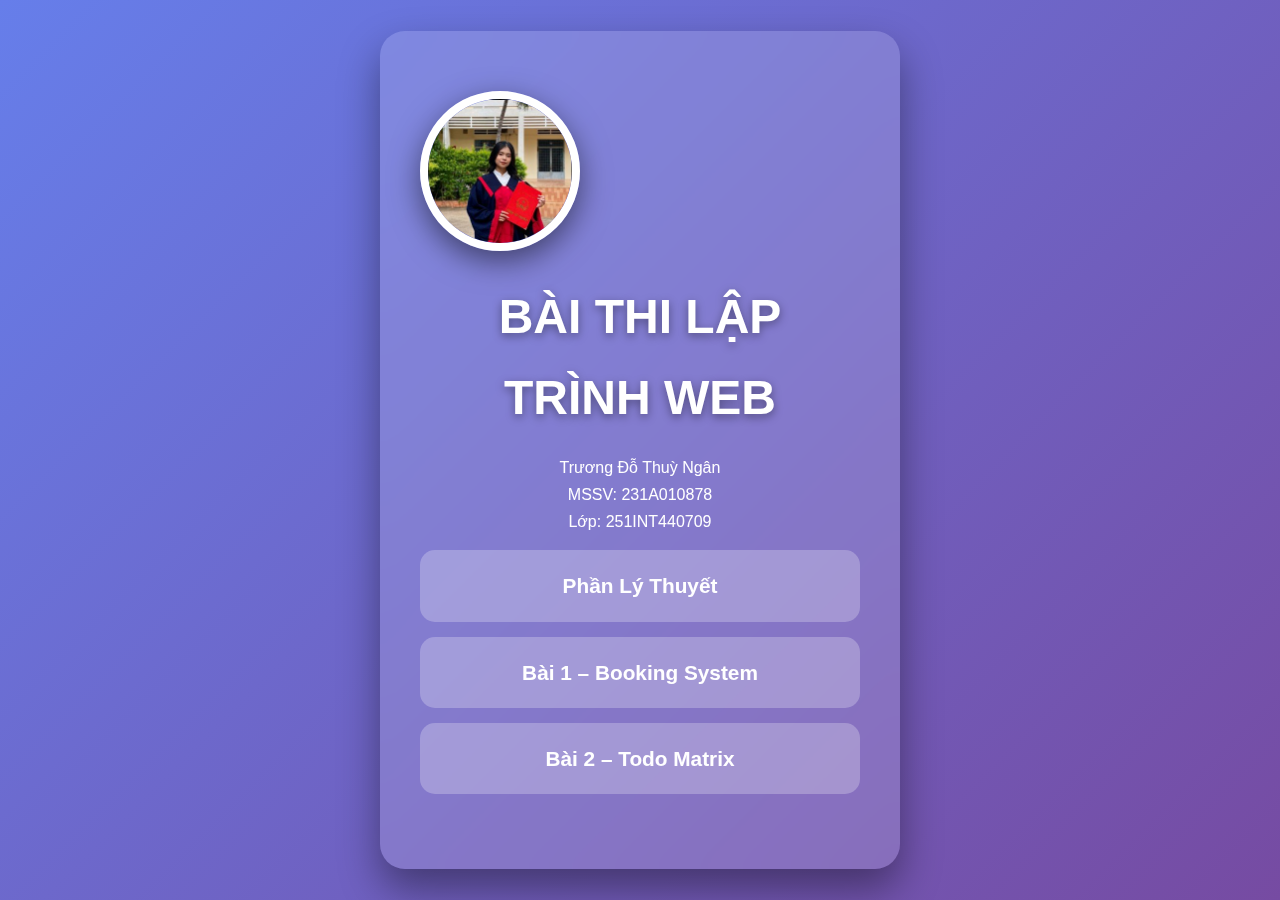
<file: index.html>
<!DOCTYPE html>
<html lang="vi">
<head>
  <meta charset="UTF-8" />
  <meta name="viewport" content="width=device-width, initial-scale=1.0"/>
  <title>Trang chủ - Thi LTW</title>
  <link rel="stylesheet" href="css/style.css">
</head>
<body class="home-bg">
  <div class="home-card">
    <img src="images/avatar.jpg" alt="Avatar sinh viên"/>
    <h1>BÀI THI LẬP TRÌNH WEB</h1>
    <p>Trương Đỗ Thuỳ Ngân</p>
    <p>MSSV: 231A010878</p>
    <p>Lớp: 251INT440709</p>
    <div class="links">
      <a href="lythuyet.html">Phần Lý Thuyết</a>
      <a href="bai1.html">Bài 1 – Booking System</a>
      <a href="bai2.html">Bài 2 – Todo Matrix</a>
    </div>
  </div>
</body>
</html>
</file>
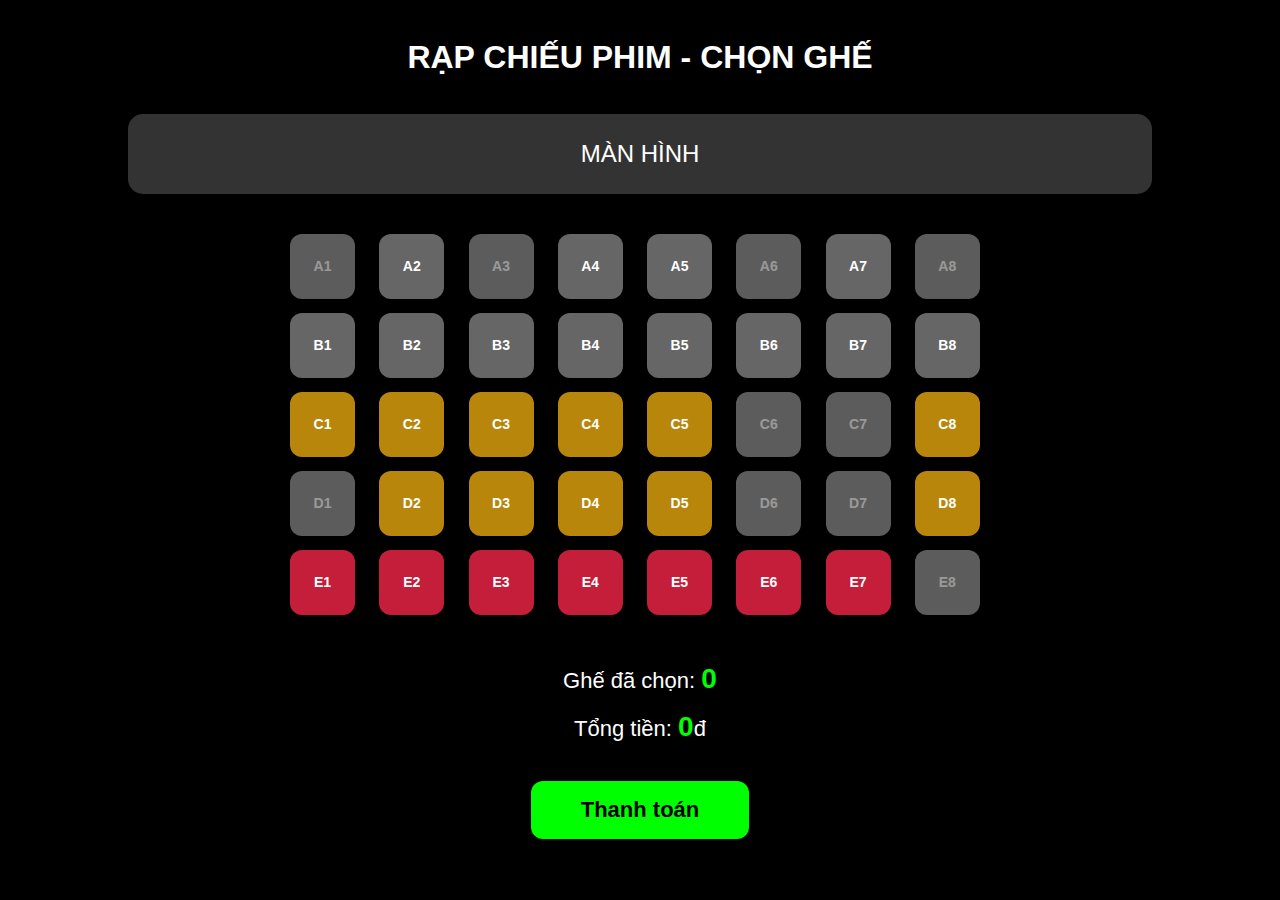
<file: bai1.html>
<!DOCTYPE html>
<html lang="vi">
<head>
  <meta charset="UTF-8">
  <meta name="viewport" content="width=device-width, initial-scale=1.0">
  <title>Bài 01 - Booking System</title>
  <link rel="stylesheet" href="css/style.css">
</head>
<body class="booking-bg">
  <div class="container">
    <h1>RẠP CHIẾU PHIM - CHỌN GHẾ</h1>
    <div class="screen">MÀN HÌNH</div>
    <div class="seats-grid" id="seatsContainer"></div>

    <div class="booking-info">
      <p>Ghế đã chọn: <strong id="count">0</strong></p>
      <p>Tổng tiền: <strong id="total">0</strong>đ</p>
    </div>
    <button id="payBtn">Thanh toán</button>
  </div>

  <div class="modal" id="modal">
    <div class="modal-content">
      <h2>XÁC NHẬN ĐẶT VÉ</h2>
      <div id="summary"></div>
      <button onclick="document.getElementById('modal').style.display='none'">Đóng</button>
    </div>
  </div>

  <script src="js/main.js"></script>
</body>
</html>
</file>
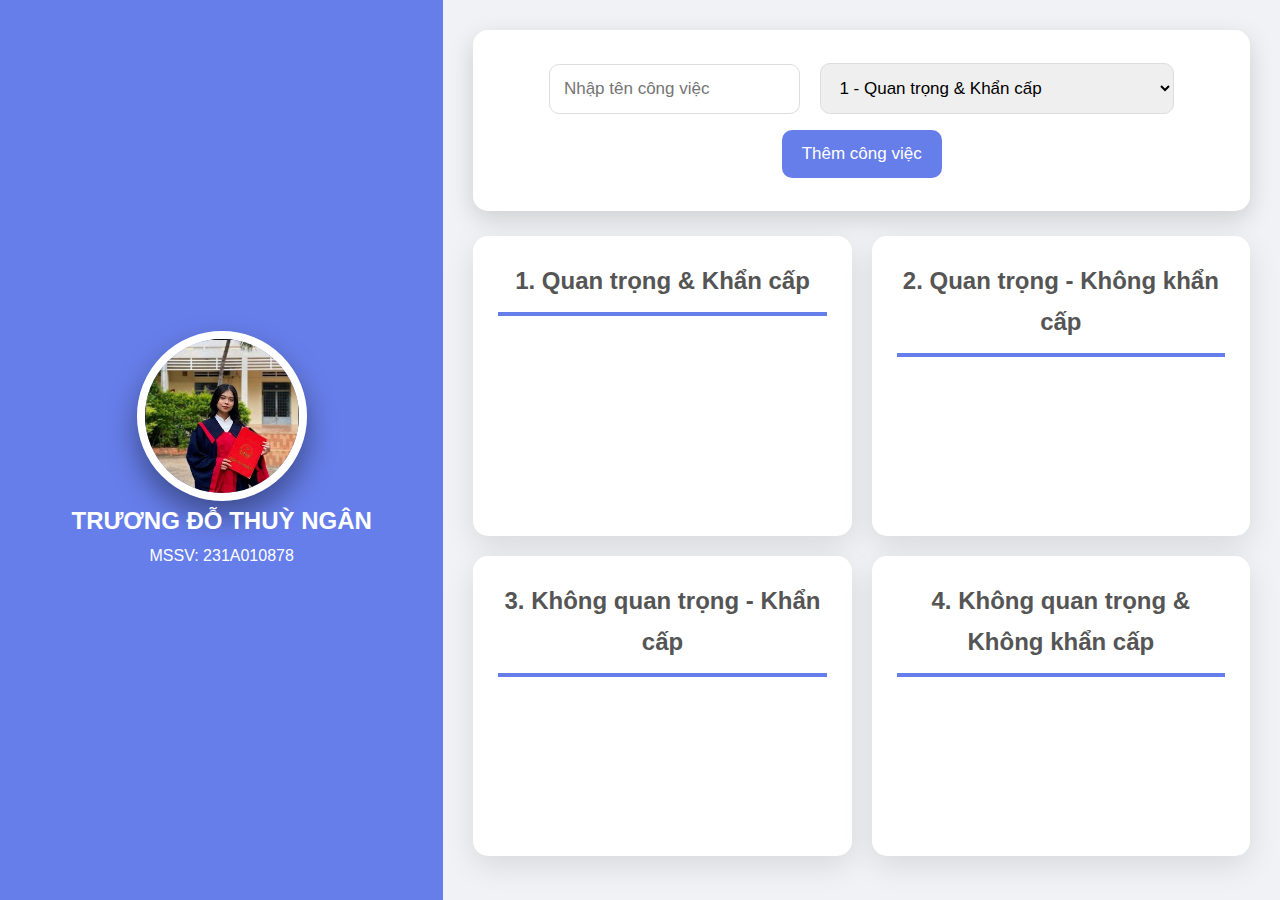
<file: bai2.html>
<!DOCTYPE html>
<html lang="vi">
<head>
  <meta charset="UTF-8">
  <meta name="viewport" content="width=device-width, initial-scale=1.0">
  <title>Bài 02 - Todo Matrix</title>
  <link rel="stylesheet" href="css/style.css">
</head>
<body>
<div class="todo-app">
  <div class="todo-info">
    <img src="images/avatar.jpg" alt="Avatar">
    <h2>TRƯƠNG ĐỖ THUỲ NGÂN</h2>
    <p>MSSV: 231A010878</p>
  </div>

  <div class="todo-board">
    <div class="add-task">
      <input type="text" id="taskName" placeholder="Nhập tên công việc">
      <select id="priority">
        <option value="1">1 - Quan trọng & Khẩn cấp</option>
        <option value="2">2 - Quan trọng - Không khẩn cấp</option>
        <option value="3">3 - Không quan trọng - Khẩn cấp</option>
        <option value="4">4 - Không quan trọng & Không khẩn cấp</option>
      </select>
      <button>Thêm công việc</button>
    </div>

    <div class="matrix">
      <div class="quadrant"><h3>1. Quan trọng & Khẩn cấp</h3><div id="q1"></div></div>
      <div class="quadrant"><h3>2. Quan trọng - Không khẩn cấp</h3><div id="q2"></div></div>
      <div class="quadrant"><h3>3. Không quan trọng - Khẩn cấp</h3><div id="q3"></div></div>
      <div class="quadrant"><h3>4. Không quan trọng & Không khẩn cấp</h3><div id="q4"></div></div>
    </div>
  </div>
</div>
<script src="js/main.js"></script>
</body>
</html>
</file>
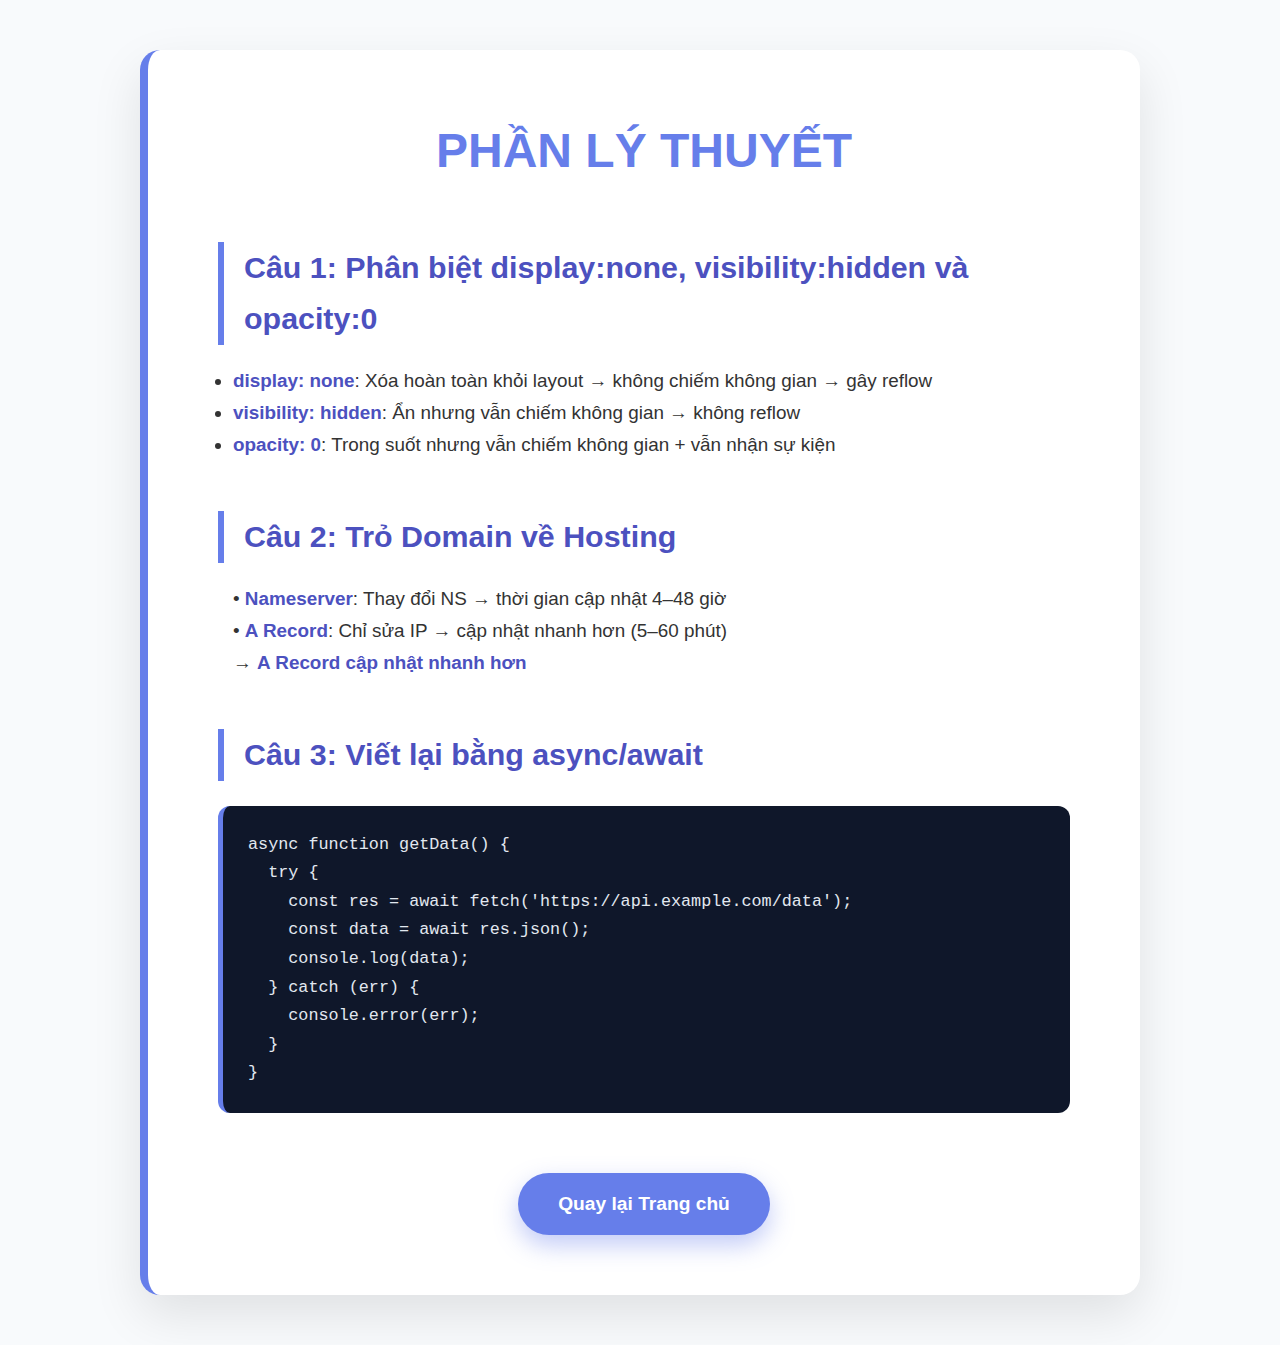
<file: lythuyet.html>
<!DOCTYPE html>
<html lang="vi">
<head>
  <meta charset="UTF-8">
  <meta name="viewport" content="width=device-width, initial-scale=1.0">
  <title>Phần Lý Thuyết - 231A010878</title>
  <link rel="stylesheet" href="css/style.css">
</head>
<body class="theory-page">
  <div class="theory-wrapper">
    <h1>PHẦN LÝ THUYẾT</h1>

    <h2>Câu 1: Phân biệt display:none, visibility:hidden và opacity:0</h2>
    <ul>
      <li><strong>display: none</strong>: Xóa hoàn toàn khỏi layout → không chiếm không gian → gây reflow</li>
      <li><strong>visibility: hidden</strong>: Ẩn nhưng vẫn chiếm không gian → không reflow</li>
      <li><strong>opacity: 0</strong>: Trong suốt nhưng vẫn chiếm không gian + vẫn nhận sự kiện</li>
    </ul>

    <h2>Câu 2: Trỏ Domain về Hosting</h2>
    <p>• <strong>Nameserver</strong>: Thay đổi NS → thời gian cập nhật 4–48 giờ<br>
       • <strong>A Record</strong>: Chỉ sửa IP → cập nhật nhanh hơn (5–60 phút)<br>
       → <strong>A Record cập nhật nhanh hơn</strong></p>

    <h2>Câu 3: Viết lại bằng async/await</h2>
    <pre>
async function getData() {
  try {
    const res = await fetch('https://api.example.com/data');
    const data = await res.json();
    console.log(data);
  } catch (err) {
    console.error(err);
  }
}</pre>

    <a href="index.html" class="back-btn">Quay lại Trang chủ</a>
  </div>

  <script src="js/main.js"></script>
</body>
</html>
</file>
<file: css/style.css>
/* ============================================= */
/*           style.css – TOÀN BỘ DỰ ÁN           */
/*         Sinh viên: Trương Đỗ Thùy Ngân        */
/*               MSSV: 231A010878                */
/* ============================================= */

* { margin:0; padding:0; box-sizing:border-box; }
body { font-family:'Segoe UI', Tahoma, sans-serif; line-height:1.7; color:#333; }
a { text-decoration:none; }
img { max-width:100%; display:block; }

/* ==================== TRANG CHỦ ==================== */
.home-bg { background:linear-gradient(135deg,#667eea,#764ba2); min-height:100vh; display:flex; align-items:center; justify-content:center; color:white; }
.home-card { background:rgba(255,255,255,.15); padding:60px 40px; border-radius:25px; backdrop-filter:blur(15px); box-shadow:0 20px 40px rgba(0,0,0,.4); text-align:center; max-width:520px; width:90%; }
.home-card img { width:160px; height:160px; border-radius:50%; border:8px solid white; box-shadow:0 10px 30px rgba(0,0,0,.5); margin-bottom:25px; }
.home-card h1 { font-size:3rem; margin:15px 0; text-shadow:0 3px 10px rgba(0,0,0,.4); }
.links a { display:block; background:rgba(255,255,255,.25); color:white; padding:18px; margin:15px 0; border-radius:15px; font-weight:bold; font-size:1.3rem; transition:all .4s; }
.links a:hover { background:rgba(255,255,255,.4); transform:translateY(-8px) scale(1.03); }

/* ==================== TRANG LÝ THUYẾT ==================== */
.theory-page { background:#f8fafc; min-height:100vh; padding:50px 20px; }
.theory-wrapper { max-width:1000px; margin:auto; background:white; border-radius:20px; padding:60px 70px; box-shadow:0 20px 50px rgba(0,0,0,.1); border-left:8px solid #667eea; }
.theory-wrapper h1 { text-align:center; font-size:3rem; color:#667eea; margin-bottom:50px; }
.theory-wrapper h2 { color:#4c51bf; font-size:1.9rem; margin:50px 0 20px; padding-left:20px; border-left:6px solid #667eea; position:relative; }
.theory-wrapper h2::before {font-weight:bold; color:#667eea; font-size:2.2rem; position:absolute; left:-40px; top:-8px; }
.theory-wrapper ul, .theory-wrapper p { font-size:1.18rem; margin:20px 0; padding-left:15px; }
.theory-wrapper strong { color:#4c51bf; }
.theory-wrapper pre { background:#0f172a; color:#e2e8f0; padding:25px; border-radius:12px; overflow-x:auto; font-size:1.05rem; border-left:5px solid #667eea; margin:25px 0; }
.back-btn { display:block; width:fit-content; margin:60px auto 0; padding:15px 40px; background:#667eea; color:white; border-radius:50px; font-weight:bold; font-size:1.2rem; box-shadow:0 10px 25px rgba(102,126,234,.4); transition:.3s; }
.back-btn:hover { background:#5a6fd8; transform:translateY(-5px); }

/* ==================== BÀI 01 – BOOKING ==================== */
.booking-bg { background:#000; color:#fff; min-height:100vh; padding:30px 0; text-align:center; }
.screen { background:#333; height:80px; line-height:80px; border-radius:15px; font-size:24px; margin:30px auto; max-width:80%; }
.seats-grid { display:grid; grid-template-columns:repeat(8,1fr); gap:14px; max-width:700px; margin:40px auto; }
.seat { width:65px; height:65px; background:#444; border-radius:12px; cursor:pointer; display:flex; align-items:center; justify-content:center; font-weight:bold; font-size:14px; transition:.3s; box-shadow:0 4px 10px rgba(0,0,0,.6); }
.seat.standard { background:#666; }
.seat.vip { background:#b8860b; }
.seat.sweetbox { background:#c41e3a; }
.seat.selected { background:#0f0 !important; transform:scale(1.15); box-shadow:0 0 20px #0f0; }
.seat.sold { background:#999 !important; cursor:not-allowed; opacity:.6; }
.booking-info { font-size:22px; margin:30px 0; }
.booking-info strong { color:#0f0; font-size:28px; }
#payBtn { padding:16px 50px; font-size:22px; background:#0f0; color:#000; border:none; border-radius:12px; cursor:pointer; font-weight:bold; }
#payBtn:hover { background:#0c0; transform:scale(1.05); }
.modal { display:none; position:fixed; inset:0; background:rgba(0,0,0,.95); justify-content:center; align-items:center; z-index:999; }
.modal-content { background:#111; padding:40px; border-radius:20px; max-width:460px; text-align:center; border:2px solid #0f0; box-shadow:0 0 30px rgba(0,255,0,.5); color:#fff; }

/* ==================== BÀI 02 – TODO MATRIX ==================== */
.todo-app { display:flex; flex-wrap:wrap; min-height:100vh; background:#f0f2f5; }
.todo-info { background:#667eea; color:white; padding:50px; text-align:center; flex:1 1 350px; display:flex; flex-direction:column; align-items:center; justify-content:center; }
.todo-info img { width:170px; height:170px; border-radius:50%; border:8px solid white; box-shadow:0 15px 30px rgba(0,0,0,.4); }
.todo-board { flex:2 1 650px; padding:30px; }
.add-task { background:white; padding:25px; border-radius:15px; margin-bottom:25px; text-align:center; box-shadow:0 8px 25px rgba(0,0,0,.15); }
.add-task input, .add-task select, .add-task button { padding:14px; margin:8px; font-size:17px; border-radius:10px; border:1px solid #ddd; }
.add-task button { background:#667eea; color:white; border:none; cursor:pointer; min-width:160px; }
.matrix { display:grid; grid-template-columns:1fr 1fr; gap:20px; }
.quadrant { background:white; border-radius:15px; padding:25px; box-shadow:0 10px 30px rgba(0,0,0,.1); min-height:300px; }
.quadrant h3 { text-align:center; color:#555; font-size:1.5rem; padding-bottom:10px; border-bottom:4px solid #667eea; }
.task { background:#f8f9fa; padding:15px; margin:12px 0; border-radius:10px; border-left:6px solid #667eea; cursor:pointer; transition:.3s; }
.task:hover { background:#e0e7ff; transform:translateX(10px); }
.task.red { color:#dc2626; border-left-color:#dc2626; background:#fee2e2; }
.task.blue { color:#2563eb; border-left-color:#2563eb; background:#dbeafe; }

/* Responsive */
@media (max-width:768px) {
  .home-card h1 { font-size:2.3rem; }
  .matrix { grid-template-columns:1fr; }
  .todo-app { flex-direction:column; }
  .seats-grid { grid-template-columns:repeat(6,1fr); }
  .seat { width:50px; height:50px; font-size:12px; }
}
</file>
